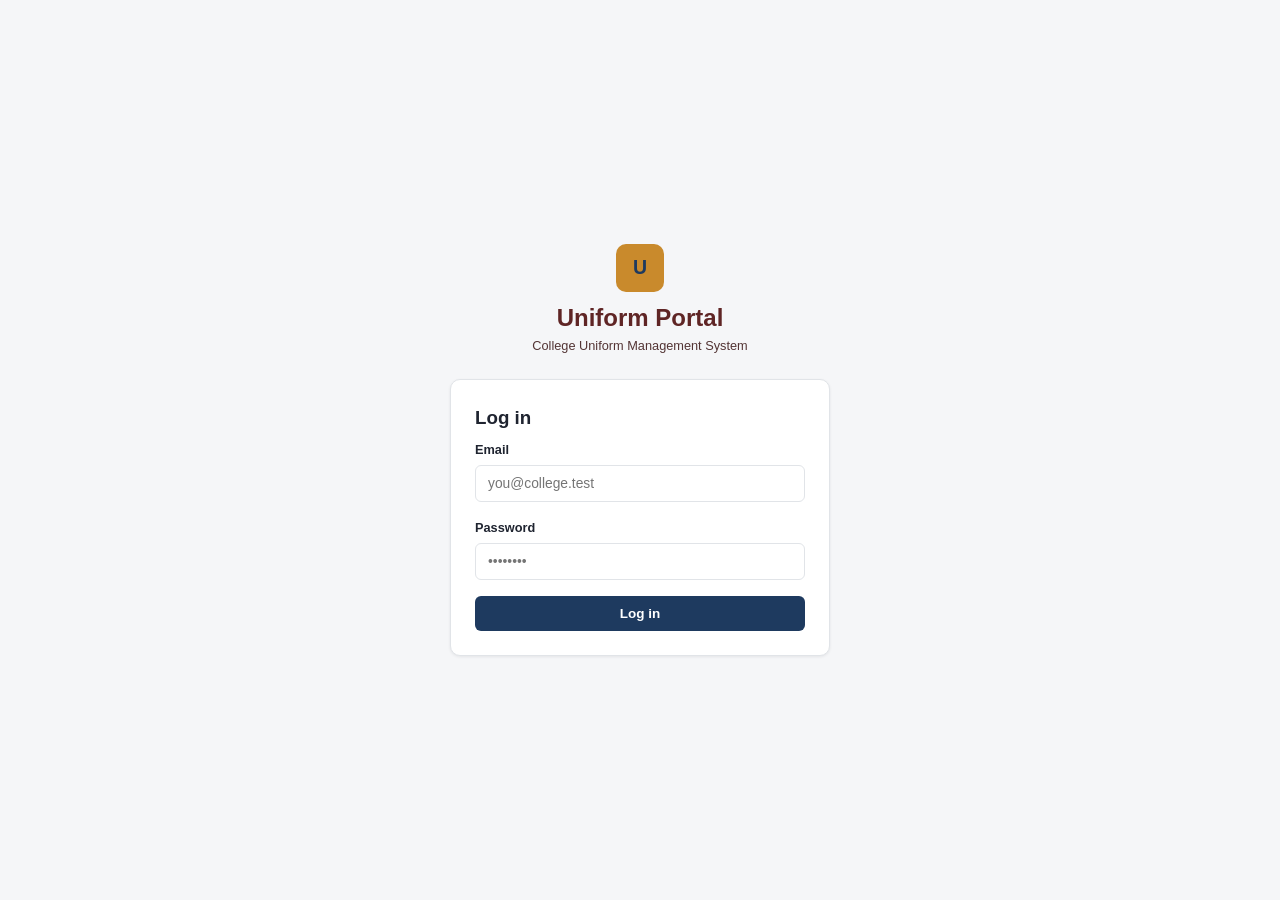
<file: Pages/index.html>
<!DOCTYPE html>
<html lang="en">
<head>
<meta charset="UTF-8">
<meta name="viewport" content="width=device-width, initial-scale=1.0">
<title>Login · College Uniform Portal</title>
<link rel="stylesheet" href="../CSS/index.css">
<link rel="stylesheet" href="../CSS/base.css">
<link rel="stylesheet" href="../CSS/Components.css">
</head>
<body>

<div class="login-card">
    <div class="login-brand">
        <div class="brand-badge">U</div>
        <h1 style="color:#5f2525; margin-bottom:0;">Uniform Portal</h1>
        <p style="color:rgba(54, 18, 18, 0.85); font-size:0.85rem;">College Uniform Management System</p>
    </div>
    

    <div class="card">
        <h2>Log in</h2>
        <div id="errorBox" class="form-error hidden"></div>

        <form id="loginForm">
            <div class="form-group">
                <label for="email">Email</label>
                <input type="email" id="email" required autocomplete="username" placeholder="you@college.test">
            </div>
            <div class="form-group">
                <label for="password">Password</label>
                <input type="password" id="password" required autocomplete="current-password" placeholder="••••••••">
            </div>
            <button type="submit" class="btn btn-primary btn-block" id="loginBtn">Log in</button>
        </form>

        <!-- <div class="demo-accounts"> -->
            <!-- <strong>Dev test accounts</strong><br>
            Student: <code>student@college.test</code> / <code>Student@123</code><br>
            Staff: <code>staff@college.test</code> / <code>Staff@123</code><br>
            Admin: <code>admin@college.test</code> / <code>Admin@123</code> -->
        </div>
    </div>
</div>
</body>
</html>
</file>
<file: CSS/index.css>
body {
        min-height: 100vh;
        display: flex;
        align-items: center;
        justify-content: center;
        background: linear-gradient(160deg, var(--color-primary) 0%, var(--color-primary) 45%, var(--color-bg) 45%);
    }
    .login-card {
        width: 100%;
        max-width: 380px;
        margin: var(--space-4);
    }
    .login-brand {
        text-align: center;
        color: #fff;
        margin-bottom: var(--space-4);
    }
    .login-brand .brand-badge {
        width: 48px; height: 48px;
        border-radius: var(--radius-md);
        background: var(--color-accent);
        color: var(--color-primary);
        display: flex; align-items: center; justify-content: center;
        font-weight: 700; font-size: 1.3rem;
        margin: 0 auto var(--space-2) auto;
    }
    .demo-accounts {
        margin-top: var(--space-3);
        font-size: 0.78rem;
        color: var(--color-text-muted);
        background: var(--color-neutral-bg);
        border-radius: var(--radius-sm);
        padding: var(--space-2) var(--space-3);
    }
    .demo-accounts code { color: var(--color-text); }
</file>
<file: CSS/base.css>
/* ---------- Design tokens ---------- */
:root {
    --color-primary: #1e3a5f;      /* deep navy - college/admin feel, not flashy */
    --color-primary-light: #2f5a8f;
    --color-accent: #c98a2c;        /* warm gold accent, used sparingly */
    --color-bg: #f5f6f8;
    --color-surface: #ffffff;
    --color-border: #e1e4e8;
    --color-text: #1f2430;
    --color-text-muted: #667085;

    --color-success: #1b7f4c;
    --color-success-bg: #e6f4ec;
    --color-warning: #b7791f;
    --color-warning-bg: #fdf3e2;
    --color-danger: #c0392b;
    --color-danger-bg: #fbe9e7;
    --color-info: #2364aa;
    --color-info-bg: #e7f0fa;
    --color-neutral-bg: #eef0f2;

    --radius-sm: 6px;
    --radius-md: 10px;
    --space-1: 4px;
    --space-2: 8px;
    --space-3: 16px;
    --space-4: 24px;
    --space-5: 32px;

    --font-main: -apple-system, "Segoe UI", Roboto, Arial, sans-serif;
    --shadow-card: 0 1px 3px rgba(20, 20, 40, 0.08);
}

* { box-sizing: border-box; }

html, body {
    margin: 0;
    padding: 0;
    font-family: var(--font-main);
    background: var(--color-bg);
    color: var(--color-text);
    font-size: 15px;
    line-height: 1.5;
}

h1, h2, h3, h4 { margin: 0 0 var(--space-2) 0; font-weight: 600; }
h1 { font-size: 1.6rem; }
h2 { font-size: 1.25rem; }
h3 { font-size: 1.05rem; }
p { margin: 0 0 var(--space-2) 0; }

a { color: var(--color-primary-light); text-decoration: none; }
a:hover { text-decoration: underline; }

.text-muted { color: var(--color-text-muted); }
.hidden { display: none !important; }
</file>
<file: CSS/Components.css>
/* ---------- Buttons ---------- */
.btn {
    display: inline-flex;
    align-items: center;
    justify-content: center;
    gap: 6px;
    border: none;
    border-radius: var(--radius-sm);
    padding: 10px 18px;
    font-size: 0.9rem;
    font-weight: 600;
    cursor: pointer;
    transition: background 0.15s ease;
}
.btn-primary { background: var(--color-primary); color: #fff; }
.btn-primary:hover { background: var(--color-primary-light); }
.btn-secondary { background: var(--color-neutral-bg); color: var(--color-text); }
.btn-secondary:hover { background: #e2e5e9; }
.btn-danger { background: var(--color-danger-bg); color: var(--color-danger); }
.btn-danger:hover { background: #f6d8d3; }
.btn-success { background: var(--color-success-bg); color: var(--color-success); }
.btn-success:hover { background: #d6efe0; }
.btn:disabled { opacity: 0.55; cursor: not-allowed; }
.btn-sm { padding: 6px 12px; font-size: 0.8rem; }
.btn-block { width: 100%; }

/* ---------- Cards ---------- */
.card {
    background: var(--color-surface);
    border: 1px solid var(--color-border);
    border-radius: var(--radius-md);
    padding: var(--space-4);
    box-shadow: var(--shadow-card);
}
.stat-card {
    background: var(--color-surface);
    border: 1px solid var(--color-border);
    border-radius: var(--radius-md);
    padding: var(--space-3);
    text-align: left;
}
.stat-card .stat-value { font-size: 1.7rem; font-weight: 700; color: var(--color-primary); }
.stat-card .stat-label { font-size: 0.8rem; color: var(--color-text-muted); margin-top: 2px; }
.stat-card.is-warning .stat-value { color: var(--color-warning); }
.stat-card.is-danger .stat-value { color: var(--color-danger); }

/* ---------- Status badges ---------- */
.badge {
    display: inline-block;
    padding: 3px 10px;
    border-radius: 999px;
    font-size: 0.75rem;
    font-weight: 600;
    white-space: nowrap;
}
.badge-neutral { background: var(--color-neutral-bg); color: var(--color-text-muted); }
.badge-info { background: var(--color-info-bg); color: var(--color-info); }
.badge-warning { background: var(--color-warning-bg); color: var(--color-warning); }
.badge-success { background: var(--color-success-bg); color: var(--color-success); }
.badge-danger { background: var(--color-danger-bg); color: var(--color-danger); }

/* ---------- Forms ---------- */
.form-group { margin-bottom: var(--space-3); }
.form-group label {
    display: block;
    font-size: 0.85rem;
    font-weight: 600;
    margin-bottom: 6px;
    color: var(--color-text);
}
.form-group .hint { font-size: 0.78rem; color: var(--color-text-muted); margin-top: 4px; }
input[type="text"], input[type="email"], input[type="password"],
input[type="number"], input[type="date"], select, textarea {
    width: 100%;
    padding: 10px 12px;
    border: 1px solid var(--color-border);
    border-radius: var(--radius-sm);
    font-size: 0.92rem;
    font-family: inherit;
    background: #fff;
    color: var(--color-text);
}
input:focus, select:focus, textarea:focus {
    outline: none;
    border-color: var(--color-primary-light);
    box-shadow: 0 0 0 3px rgba(47, 90, 143, 0.15);
}
.form-error {
    background: var(--color-danger-bg);
    color: var(--color-danger);
    padding: 10px 14px;
    border-radius: var(--radius-sm);
    font-size: 0.85rem;
    margin-bottom: var(--space-3);
}
.radio-toggle { display: flex; gap: var(--space-2); margin-bottom: var(--space-3); }
.radio-toggle label {
    flex: 1;
    text-align: center;
    padding: 10px;
    border: 1px solid var(--color-border);
    border-radius: var(--radius-sm);
    cursor: pointer;
    font-size: 0.88rem;
    font-weight: 600;
    color: var(--color-text-muted);
}
.radio-toggle input { display: none; }
.radio-toggle input:checked + span { color: var(--color-primary); }
.radio-toggle label:has(input:checked) {
    border-color: var(--color-primary);
    background: var(--color-info-bg);
    color: var(--color-primary);
}

/* ---------- Tables ---------- */
table.data-table {
    width: 100%;
    border-collapse: collapse;
    background: var(--color-surface);
    min-width: 720px;
}
table.data-table th, table.data-table td {
    text-align: left;
    padding: 10px 12px;
    border-bottom: 1px solid var(--color-border);
    font-size: 0.87rem;
}
table.data-table th {
    color: var(--color-text-muted);
    font-weight: 600;
    font-size: 0.78rem;
    text-transform: uppercase;
    letter-spacing: 0.03em;
    background: #fafbfc;
}
table.data-table tr:hover td { background: #fafbfc; }
.empty-state { text-align: center; padding: var(--space-5); color: var(--color-text-muted); }

/* ---------- Timeline (status history) ---------- */
.timeline { list-style: none; padding: 0; margin: 0; }
.timeline li {
    position: relative;
    padding-left: 22px;
    padding-bottom: var(--space-3);
    border-left: 2px solid var(--color-border);
    margin-left: 6px;
}
.timeline li:last-child { border-left-color: transparent; padding-bottom: 0; }
.timeline li::before {
    content: "";
    position: absolute;
    left: -7px; top: 2px;
    width: 12px; height: 12px;
    border-radius: 50%;
    background: var(--color-primary);
    border: 2px solid #fff;
}
.timeline .t-status { font-weight: 600; font-size: 0.88rem; }
.timeline .t-meta { font-size: 0.78rem; color: var(--color-text-muted); }
.timeline .t-remark { font-size: 0.85rem; margin-top: 4px; color: var(--color-text); }

/* ---------- Toast ---------- */
#toast-container {
    position: fixed;
    top: 16px; right: 16px;
    display: flex; flex-direction: column; gap: 8px;
    z-index: 999;
}
.toast {
    background: var(--color-text);
    color: #fff;
    padding: 10px 16px;
    border-radius: var(--radius-sm);
    font-size: 0.85rem;
    box-shadow: var(--shadow-card);
    max-width: 320px;
}
.toast.toast-error { background: var(--color-danger); }
.toast.toast-success { background: var(--color-success); }
</file>
